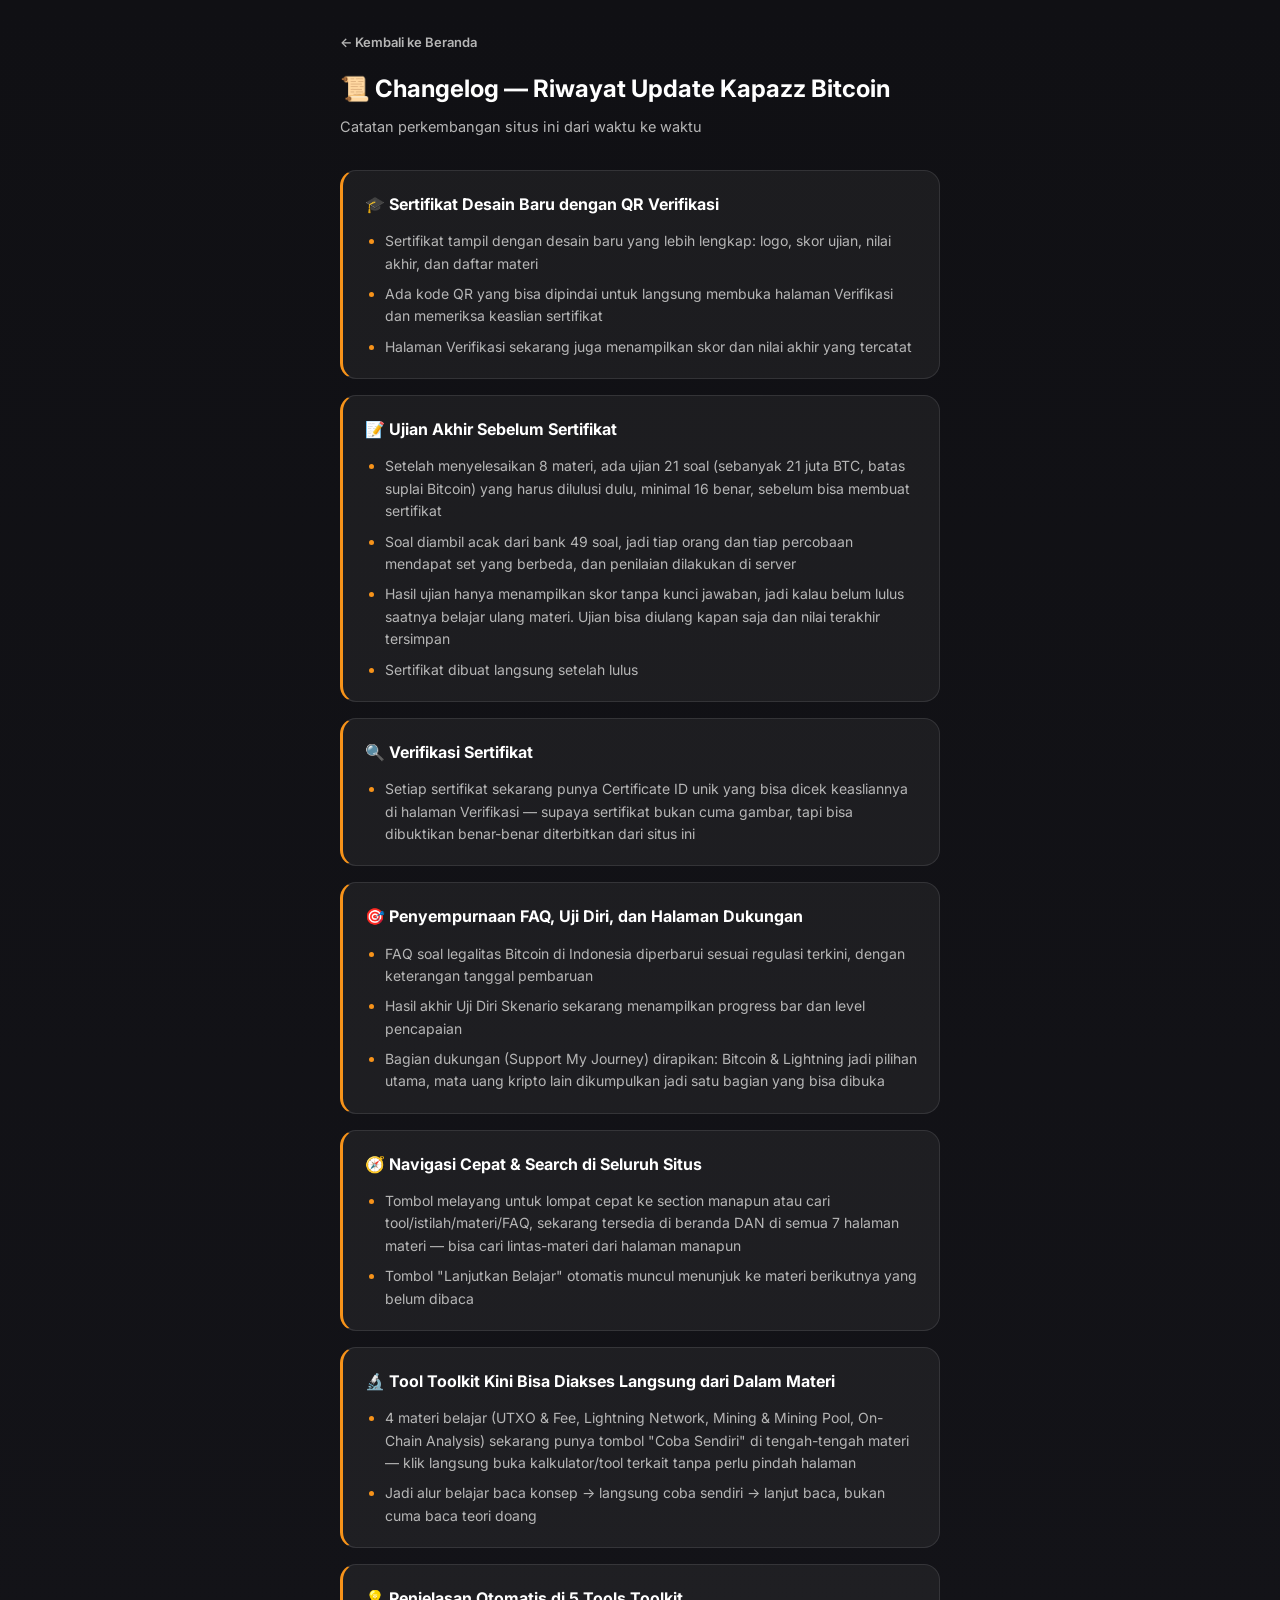
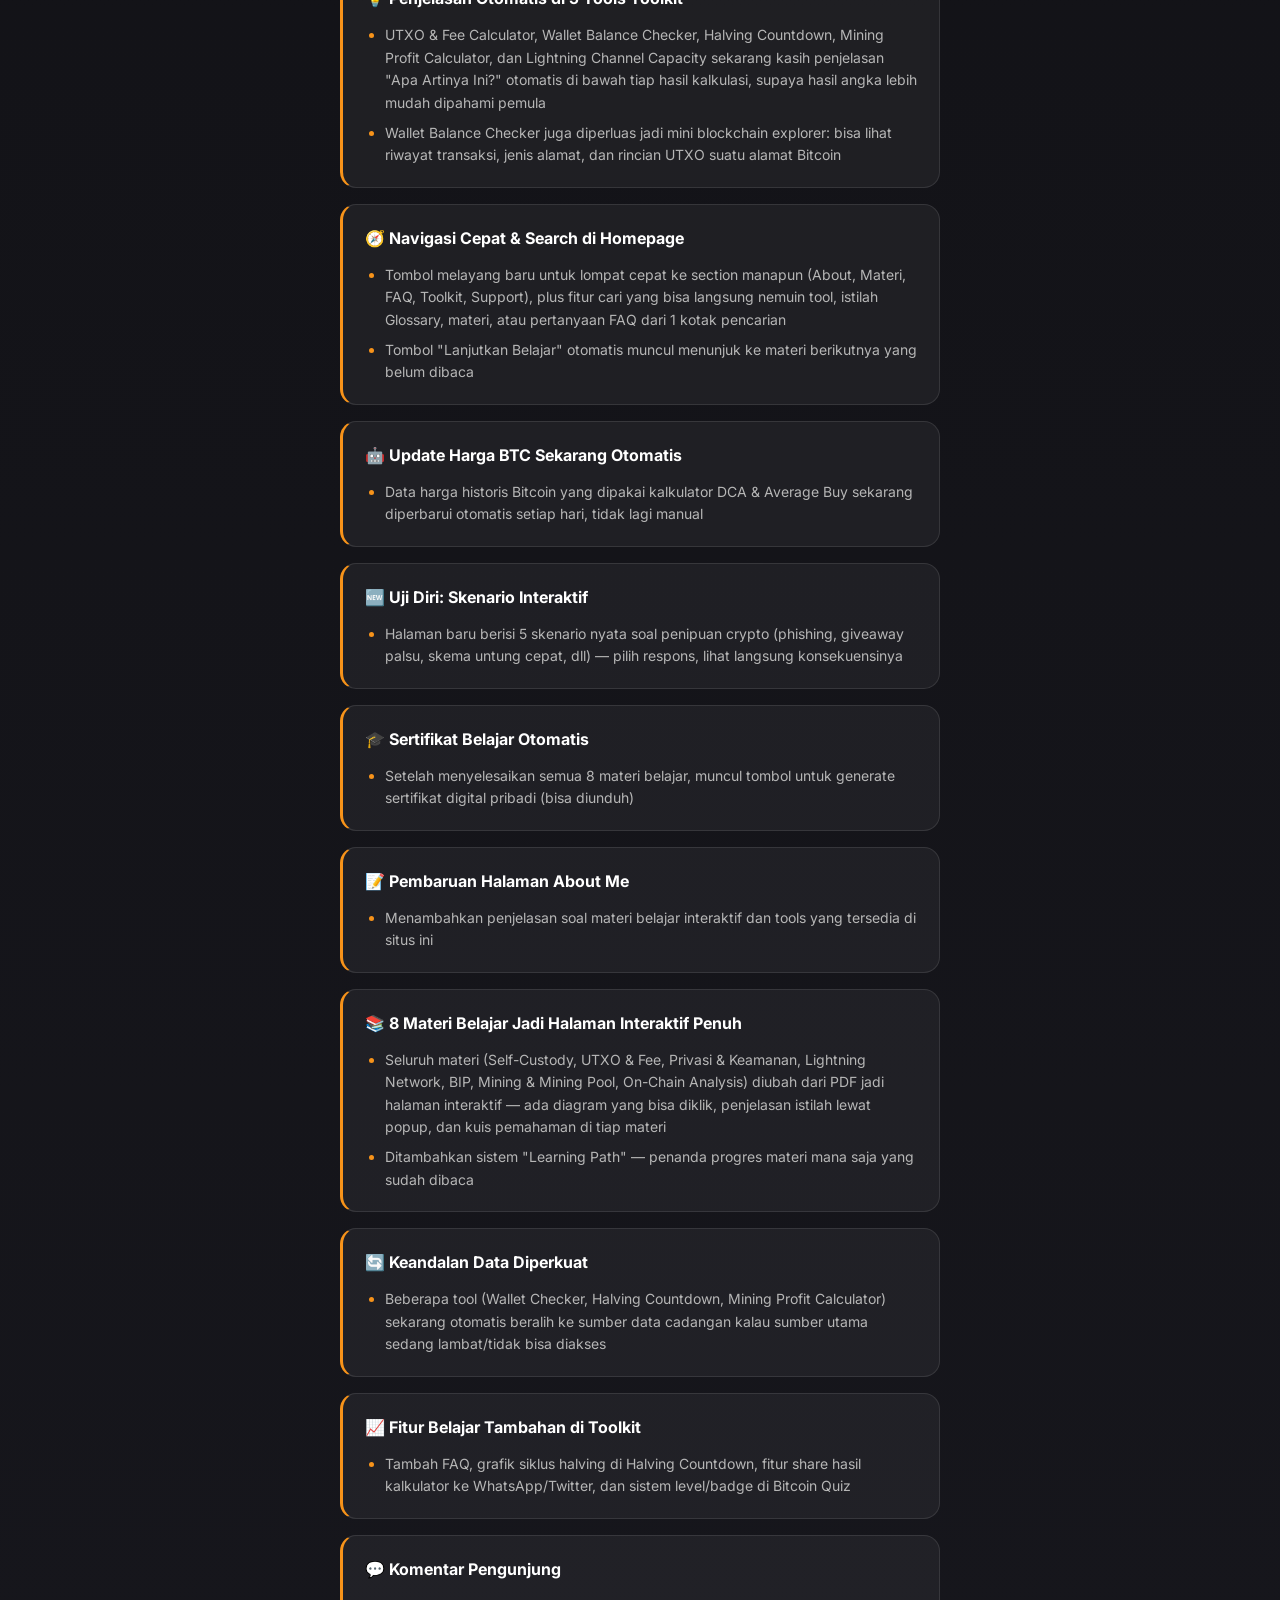
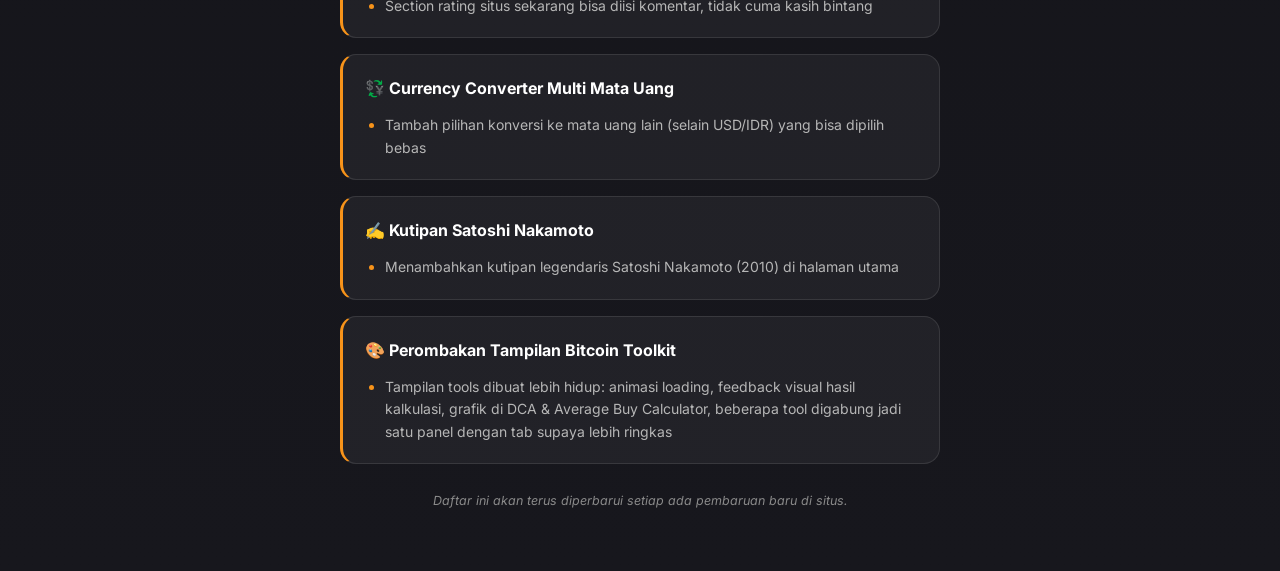
<file: changelog/index.html>
<!DOCTYPE html>
<html lang="id">

<head>
    <meta charset="UTF-8">
    <!-- Google Analytics (GA4) -->
    <script async src="https://www.googletagmanager.com/gtag/js?id=G-H7C1RLHFG2"></script>
    <script>
        window.dataLayer = window.dataLayer || [];
        function gtag() { dataLayer.push(arguments); }
        gtag('js', new Date());
        gtag('config', 'G-H7C1RLHFG2');
    </script>

    <meta name="viewport" content="width=device-width, initial-scale=1.0">
    <title>Changelog — Riwayat Update Kapazz Bitcoin</title>
    <meta name="description" content="Catatan perkembangan situs Kapazz Bitcoin dari waktu ke waktu.">
    <link rel="shortcut icon" href="../assets/icons/favicon.ico">

    <link rel="preconnect" href="https://fonts.googleapis.com">
    <link rel="preconnect" href="https://fonts.gstatic.com" crossorigin>
    <link href="https://fonts.googleapis.com/css2?family=Inter:wght@400;600;700;800&display=swap" rel="stylesheet">

    <link rel="stylesheet" href="style.css">
</head>

<body>

    <div class="changelog-page">

        <header class="changelog-header">
            <a href="../index.html" class="back-btn">← Kembali ke Beranda</a>
            <h1>📜 Changelog — Riwayat Update Kapazz Bitcoin</h1>
            <p class="changelog-subtitle">Catatan perkembangan situs ini dari waktu ke waktu</p>
        </header>

        <main class="changelog-list">

            <div class="changelog-entry">
                <h2>🎓 Sertifikat Desain Baru dengan QR Verifikasi</h2>
                <ul>
                    <li>Sertifikat tampil dengan desain baru yang lebih lengkap: logo, skor ujian, nilai akhir, dan daftar materi</li>
                    <li>Ada kode QR yang bisa dipindai untuk langsung membuka halaman Verifikasi dan memeriksa keaslian sertifikat</li>
                    <li>Halaman Verifikasi sekarang juga menampilkan skor dan nilai akhir yang tercatat</li>
                </ul>
            </div>

            <div class="changelog-entry">
                <h2>📝 Ujian Akhir Sebelum Sertifikat</h2>
                <ul>
                    <li>Setelah menyelesaikan 8 materi, ada ujian 21 soal (sebanyak 21 juta BTC, batas suplai Bitcoin) yang harus dilulusi dulu, minimal 16 benar, sebelum bisa membuat sertifikat</li>
                    <li>Soal diambil acak dari bank 49 soal, jadi tiap orang dan tiap percobaan mendapat set yang berbeda, dan penilaian dilakukan di server</li>
                    <li>Hasil ujian hanya menampilkan skor tanpa kunci jawaban, jadi kalau belum lulus saatnya belajar ulang materi. Ujian bisa diulang kapan saja dan nilai terakhir tersimpan</li>
                    <li>Sertifikat dibuat langsung setelah lulus</li>
                </ul>
            </div>

            <div class="changelog-entry">
                <h2>🔍 Verifikasi Sertifikat</h2>
                <ul>
                    <li>Setiap sertifikat sekarang punya Certificate ID unik yang bisa dicek keasliannya di halaman Verifikasi — supaya sertifikat bukan cuma gambar, tapi bisa dibuktikan benar-benar diterbitkan dari situs ini</li>
                </ul>
            </div>

            <div class="changelog-entry">
                <h2>🎯 Penyempurnaan FAQ, Uji Diri, dan Halaman Dukungan</h2>
                <ul>
                    <li>FAQ soal legalitas Bitcoin di Indonesia diperbarui sesuai regulasi terkini, dengan keterangan tanggal pembaruan</li>
                    <li>Hasil akhir Uji Diri Skenario sekarang menampilkan progress bar dan level pencapaian</li>
                    <li>Bagian dukungan (Support My Journey) dirapikan: Bitcoin & Lightning jadi pilihan utama, mata uang kripto lain dikumpulkan jadi satu bagian yang bisa dibuka</li>
                </ul>
            </div>

            <div class="changelog-entry">
                <h2>🧭 Navigasi Cepat & Search di Seluruh Situs</h2>
                <ul>
                    <li>Tombol melayang untuk lompat cepat ke section manapun atau cari tool/istilah/materi/FAQ, sekarang tersedia di beranda DAN di semua 7 halaman materi — bisa cari lintas-materi dari halaman manapun</li>
                    <li>Tombol "Lanjutkan Belajar" otomatis muncul menunjuk ke materi berikutnya yang belum dibaca</li>
                </ul>
            </div>

            <div class="changelog-entry">
                <h2>🔬 Tool Toolkit Kini Bisa Diakses Langsung dari Dalam Materi</h2>
                <ul>
                    <li>4 materi belajar (UTXO & Fee, Lightning Network, Mining & Mining Pool, On-Chain Analysis)
                        sekarang punya tombol "Coba Sendiri" di tengah-tengah materi — klik langsung buka
                        kalkulator/tool terkait tanpa perlu pindah halaman</li>
                    <li>Jadi alur belajar baca konsep → langsung coba sendiri → lanjut baca, bukan cuma baca teori
                        doang</li>
                </ul>
            </div>

            <div class="changelog-entry">
                <h2>💡 Penjelasan Otomatis di 5 Tools Toolkit</h2>
                <ul>
                    <li>UTXO & Fee Calculator, Wallet Balance Checker, Halving Countdown, Mining Profit Calculator,
                        dan Lightning Channel Capacity sekarang kasih penjelasan "Apa Artinya Ini?" otomatis di
                        bawah tiap hasil kalkulasi, supaya hasil angka lebih mudah dipahami pemula</li>
                    <li>Wallet Balance Checker juga diperluas jadi mini blockchain explorer: bisa lihat riwayat
                        transaksi, jenis alamat, dan rincian UTXO suatu alamat Bitcoin</li>
                </ul>
            </div>

            <div class="changelog-entry">
                <h2>🧭 Navigasi Cepat & Search di Homepage</h2>
                <ul>
                    <li>Tombol melayang baru untuk lompat cepat ke section manapun (About, Materi, FAQ, Toolkit,
                        Support), plus fitur cari yang bisa langsung nemuin tool, istilah Glossary, materi, atau
                        pertanyaan FAQ dari 1 kotak pencarian</li>
                    <li>Tombol "Lanjutkan Belajar" otomatis muncul menunjuk ke materi berikutnya yang belum dibaca
                    </li>
                </ul>
            </div>

            <div class="changelog-entry">
                <h2>🤖 Update Harga BTC Sekarang Otomatis</h2>
                <ul>
                    <li>Data harga historis Bitcoin yang dipakai kalkulator DCA & Average Buy sekarang diperbarui
                        otomatis setiap hari, tidak lagi manual</li>
                </ul>
            </div>

            <div class="changelog-entry">
                <h2>🆕 Uji Diri: Skenario Interaktif</h2>
                <ul>
                    <li>Halaman baru berisi 5 skenario nyata soal penipuan crypto (phishing, giveaway palsu, skema
                        untung cepat, dll) — pilih respons, lihat langsung konsekuensinya</li>
                </ul>
            </div>

            <div class="changelog-entry">
                <h2>🎓 Sertifikat Belajar Otomatis</h2>
                <ul>
                    <li>Setelah menyelesaikan semua 8 materi belajar, muncul tombol untuk generate sertifikat
                        digital pribadi (bisa diunduh)</li>
                </ul>
            </div>

            <div class="changelog-entry">
                <h2>📝 Pembaruan Halaman About Me</h2>
                <ul>
                    <li>Menambahkan penjelasan soal materi belajar interaktif dan tools yang tersedia di situs ini
                    </li>
                </ul>
            </div>

            <div class="changelog-entry">
                <h2>📚 8 Materi Belajar Jadi Halaman Interaktif Penuh</h2>
                <ul>
                    <li>Seluruh materi (Self-Custody, UTXO & Fee, Privasi & Keamanan, Lightning Network, BIP,
                        Mining & Mining Pool, On-Chain Analysis) diubah dari PDF jadi halaman interaktif — ada
                        diagram yang bisa diklik, penjelasan istilah lewat popup, dan kuis pemahaman di tiap materi
                    </li>
                    <li>Ditambahkan sistem "Learning Path" — penanda progres materi mana saja yang sudah dibaca</li>
                </ul>
            </div>

            <div class="changelog-entry">
                <h2>🔄 Keandalan Data Diperkuat</h2>
                <ul>
                    <li>Beberapa tool (Wallet Checker, Halving Countdown, Mining Profit Calculator) sekarang
                        otomatis beralih ke sumber data cadangan kalau sumber utama sedang lambat/tidak bisa
                        diakses</li>
                </ul>
            </div>

            <div class="changelog-entry">
                <h2>📈 Fitur Belajar Tambahan di Toolkit</h2>
                <ul>
                    <li>Tambah FAQ, grafik siklus halving di Halving Countdown, fitur share hasil kalkulator ke
                        WhatsApp/Twitter, dan sistem level/badge di Bitcoin Quiz</li>
                </ul>
            </div>

            <div class="changelog-entry">
                <h2>💬 Komentar Pengunjung</h2>
                <ul>
                    <li>Section rating situs sekarang bisa diisi komentar, tidak cuma kasih bintang</li>
                </ul>
            </div>

            <div class="changelog-entry">
                <h2>💱 Currency Converter Multi Mata Uang</h2>
                <ul>
                    <li>Tambah pilihan konversi ke mata uang lain (selain USD/IDR) yang bisa dipilih bebas</li>
                </ul>
            </div>

            <div class="changelog-entry">
                <h2>✍️ Kutipan Satoshi Nakamoto</h2>
                <ul>
                    <li>Menambahkan kutipan legendaris Satoshi Nakamoto (2010) di halaman utama</li>
                </ul>
            </div>

            <div class="changelog-entry">
                <h2>🎨 Perombakan Tampilan Bitcoin Toolkit</h2>
                <ul>
                    <li>Tampilan tools dibuat lebih hidup: animasi loading, feedback visual hasil kalkulasi, grafik
                        di DCA & Average Buy Calculator, beberapa tool digabung jadi satu panel dengan tab supaya
                        lebih ringkas</li>
                </ul>
            </div>

        </main>

        <p class="changelog-footnote">Daftar ini akan terus diperbarui setiap ada pembaruan baru di situs.</p>

    </div>

</body>

</html>
</file>
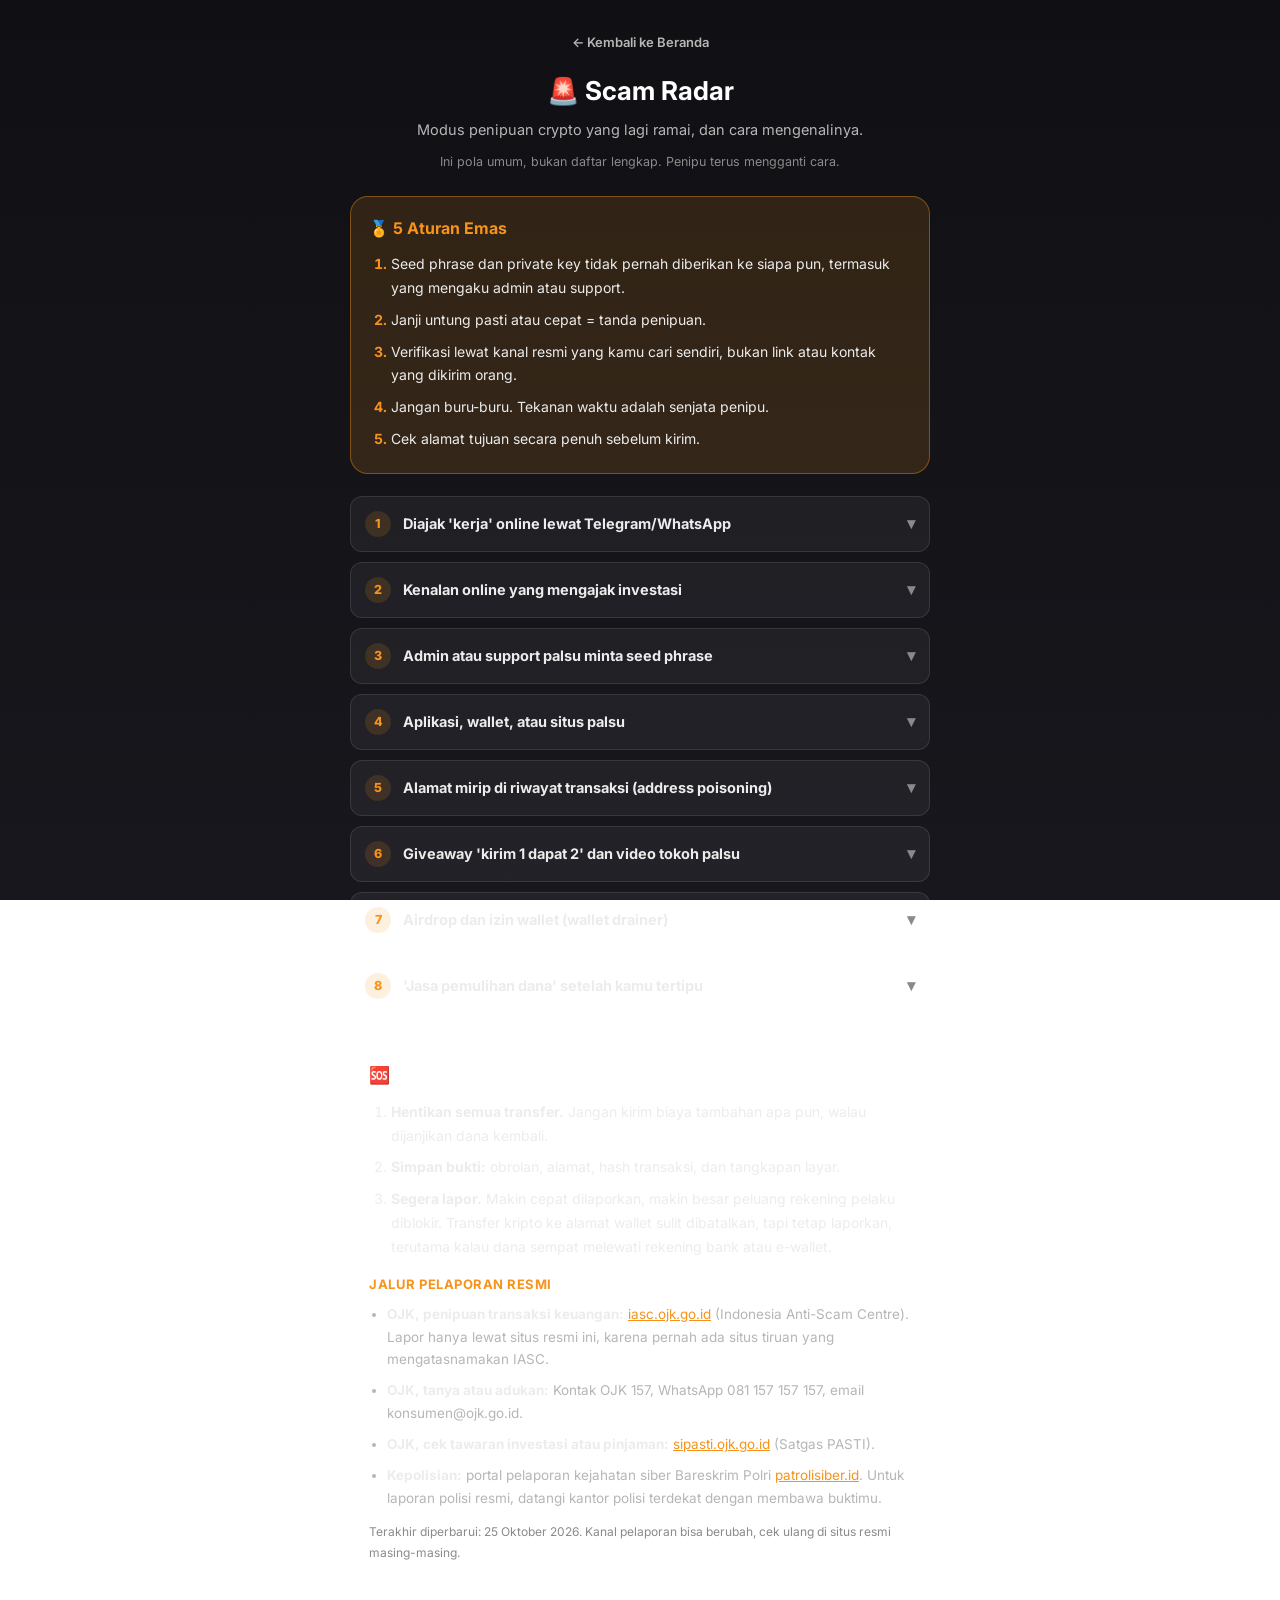
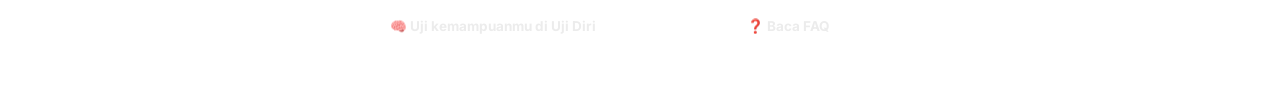
<file: scam-radar/index.html>
<!DOCTYPE html>
<html lang="id">

<head>
    <meta charset="UTF-8">
    <meta name="viewport" content="width=device-width, initial-scale=1.0">
    <!-- Google Analytics (GA4) -->
    <script async src="https://www.googletagmanager.com/gtag/js?id=G-H7C1RLHFG2"></script>
    <script>
        window.dataLayer = window.dataLayer || [];
        function gtag() { dataLayer.push(arguments); }
        gtag('js', new Date());
        gtag('config', 'G-H7C1RLHFG2');
    </script>
    <title>Scam Radar: Modus Penipuan Crypto Terbaru &amp; Cara Mengenalinya | Kapazz Bitcoin</title>
    <meta name="description"
        content="8 modus penipuan crypto yang lagi ramai di Indonesia, dari tugas online sampai wallet drainer, lengkap dengan tanda bahaya, langkah yang perlu dilakukan, dan jalur pelaporan resmi.">
    <link rel="canonical" href="https://kapazz09.github.io/scam-radar/">
    <meta property="og:type" content="website">
    <meta property="og:url" content="https://kapazz09.github.io/scam-radar/">
    <meta property="og:title" content="Scam Radar: Modus Penipuan Crypto Terbaru &amp; Cara Mengenalinya">
    <meta property="og:description"
        content="Kenali 8 modus penipuan crypto yang lagi ramai, tanda bahayanya, dan apa yang perlu dilakukan. Gratis, dari Kapazz Bitcoin.">
    <meta property="og:locale" content="id_ID">
    <link rel="shortcut icon" href="../assets/icons/favicon.ico">

    <link rel="preconnect" href="https://fonts.googleapis.com">
    <link rel="preconnect" href="https://fonts.gstatic.com" crossorigin>
    <link href="https://fonts.googleapis.com/css2?family=Inter:wght@400;600;700;800&display=swap" rel="stylesheet">

    <link rel="stylesheet" href="style.css">
</head>

<body>

    <div class="sr-page">

        <header class="sr-header">
            <a href="../index.html" class="sr-back-btn">&larr; Kembali ke Beranda</a>
            <h1>🚨 Scam Radar</h1>
            <p class="sr-subtitle">Modus penipuan crypto yang lagi ramai, dan cara mengenalinya.</p>
            <p class="sr-note">Ini pola umum, bukan daftar lengkap. Penipu terus mengganti cara.</p>
        </header>

        <section class="sr-rules" aria-labelledby="sr-rules-title">
            <h2 id="sr-rules-title">🏅 5 Aturan Emas</h2>
            <ol>
                <li>Seed phrase dan private key tidak pernah diberikan ke siapa pun, termasuk yang mengaku admin atau support.</li>
                <li>Janji untung pasti atau cepat = tanda penipuan.</li>
                <li>Verifikasi lewat kanal resmi yang kamu cari sendiri, bukan link atau kontak yang dikirim orang.</li>
                <li>Jangan buru-buru. Tekanan waktu adalah senjata penipu.</li>
                <li>Cek alamat tujuan secara penuh sebelum kirim.</li>
            </ol>
        </section>

        <main class="sr-list" id="srList">
            <article class="sr-card" data-item-id="tugas-online">
                <h2 class="sr-card-heading">
                    <button type="button" class="sr-card-head" id="sr-head-tugas-online" aria-expanded="false"
                        aria-controls="sr-panel-tugas-online">
                        <span class="sr-card-num" aria-hidden="true">1</span>
                        <span class="sr-card-title">Diajak 'kerja' online lewat Telegram/WhatsApp</span>
                        <span class="sr-card-chev" aria-hidden="true">&#9662;</span>
                    </button>
                </h2>
                <div class="sr-card-body" id="sr-panel-tugas-online" role="region" aria-labelledby="sr-head-tugas-online" hidden>
                    <div class="sr-sec">
                        <h3>Cara kerjanya</h3>
                        <p>Kamu diajak mengerjakan tugas ringan memakai akun atau platform tertentu, kadang dibayar kecil di awal. Lalu diminta setor dana atau memakai akunmu untuk hal yang tidak kamu pahami.</p>
                    </div>
                    <div class="sr-sec sr-sec--danger">
                        <h3>Tanda bahaya</h3>
                        <ul>
                            <li>Orang asing yang tiba-tiba akrab</li>
                            <li>Upah besar untuk kerja mudah</li>
                            <li>Disuruh setor "deposit" atau "naik level"</li>
                            <li>Akun atau password diminta</li>
                        </ul>
                    </div>
                    <div class="sr-sec sr-sec--do">
                        <h3>Yang perlu dilakukan</h3>
                        <p>Berhenti, jangan setor dana apa pun, jangan serahkan akun. Simpan bukti obrolan.</p>
                    </div>
                </div>
            </article>

            <article class="sr-card" data-item-id="kenalan-investasi">
                <h2 class="sr-card-heading">
                    <button type="button" class="sr-card-head" id="sr-head-kenalan-investasi" aria-expanded="false"
                        aria-controls="sr-panel-kenalan-investasi">
                        <span class="sr-card-num" aria-hidden="true">2</span>
                        <span class="sr-card-title">Kenalan online yang mengajak investasi</span>
                        <span class="sr-card-chev" aria-hidden="true">&#9662;</span>
                    </button>
                </h2>
                <div class="sr-card-body" id="sr-panel-kenalan-investasi" role="region" aria-labelledby="sr-head-kenalan-investasi" hidden>
                    <div class="sr-sec">
                        <h3>Cara kerjanya</h3>
                        <p>Orang yang baru dikenal lewat media sosial atau aplikasi kencan membangun kedekatan berminggu-minggu, lalu mengajak investasi di platform yang katanya menguntungkan. Platformnya palsu.</p>
                    </div>
                    <div class="sr-sec sr-sec--danger">
                        <h3>Tanda bahaya</h3>
                        <ul>
                            <li>Platform yang hanya dikenal lewat ajakan itu</li>
                            <li>Saldo di aplikasi terlihat naik cepat</li>
                            <li>Saat tarik dana diminta bayar "pajak" atau "biaya verifikasi" dulu</li>
                        </ul>
                    </div>
                    <div class="sr-sec sr-sec--do">
                        <h3>Yang perlu dilakukan</h3>
                        <p>Jangan tambah setoran. Biaya untuk menarik dana hampir pasti penipuan. Ceritakan ke orang terdekat yang tepercaya.</p>
                    </div>
                </div>
            </article>

            <article class="sr-card" data-item-id="admin-palsu">
                <h2 class="sr-card-heading">
                    <button type="button" class="sr-card-head" id="sr-head-admin-palsu" aria-expanded="false"
                        aria-controls="sr-panel-admin-palsu">
                        <span class="sr-card-num" aria-hidden="true">3</span>
                        <span class="sr-card-title">Admin atau support palsu minta seed phrase</span>
                        <span class="sr-card-chev" aria-hidden="true">&#9662;</span>
                    </button>
                </h2>
                <div class="sr-card-body" id="sr-panel-admin-palsu" role="region" aria-labelledby="sr-head-admin-palsu" hidden>
                    <div class="sr-sec">
                        <h3>Cara kerjanya</h3>
                        <p>Setelah kamu bertanya di grup atau media sosial, akun yang mengaku admin atau teknisi menghubungimu lewat pesan pribadi dan minta seed phrase untuk "memperbaiki" wallet.</p>
                    </div>
                    <div class="sr-sec sr-sec--danger">
                        <h3>Tanda bahaya</h3>
                        <ul>
                            <li>Dihubungi duluan lewat DM</li>
                            <li>Diminta 12/24 kata</li>
                            <li>Ada kata "verifikasi", "sinkronisasi", atau "wallet terblokir"</li>
                        </ul>
                    </div>
                    <div class="sr-sec sr-sec--do">
                        <h3>Yang perlu dilakukan</h3>
                        <p>Jangan pernah bagikan seed phrase. Support asli tidak pernah memintanya.</p>
                    </div>
                </div>
            </article>

            <article class="sr-card" data-item-id="wallet-situs-palsu">
                <h2 class="sr-card-heading">
                    <button type="button" class="sr-card-head" id="sr-head-wallet-situs-palsu" aria-expanded="false"
                        aria-controls="sr-panel-wallet-situs-palsu">
                        <span class="sr-card-num" aria-hidden="true">4</span>
                        <span class="sr-card-title">Aplikasi, wallet, atau situs palsu</span>
                        <span class="sr-card-chev" aria-hidden="true">&#9662;</span>
                    </button>
                </h2>
                <div class="sr-card-body" id="sr-panel-wallet-situs-palsu" role="region" aria-labelledby="sr-head-wallet-situs-palsu" hidden>
                    <div class="sr-sec">
                        <h3>Cara kerjanya</h3>
                        <p>Iklan atau link menuju situs mirip wallet atau exchange asli, atau perangkat dan aplikasi palsu yang mencuri seed phrase saat kamu memasukkannya.</p>
                    </div>
                    <div class="sr-sec sr-sec--danger">
                        <h3>Tanda bahaya</h3>
                        <ul>
                            <li>Alamat situs hampir sama tapi beda huruf</li>
                            <li>Meminta seed phrase saat "login"</li>
                            <li>Hardware wallet dari penjual tidak resmi atau sudah ada kartu seed tercetak</li>
                        </ul>
                    </div>
                    <div class="sr-sec sr-sec--do">
                        <h3>Yang perlu dilakukan</h3>
                        <p>Buka situs dari bookmark atau alamat resmi yang kamu catat sendiri. Beli perangkat hanya dari toko resmi produsen.</p>
                    </div>
                </div>
            </article>

            <article class="sr-card" data-item-id="address-poisoning">
                <h2 class="sr-card-heading">
                    <button type="button" class="sr-card-head" id="sr-head-address-poisoning" aria-expanded="false"
                        aria-controls="sr-panel-address-poisoning">
                        <span class="sr-card-num" aria-hidden="true">5</span>
                        <span class="sr-card-title">Alamat mirip di riwayat transaksi (address poisoning)</span>
                        <span class="sr-card-chev" aria-hidden="true">&#9662;</span>
                    </button>
                </h2>
                <div class="sr-card-body" id="sr-panel-address-poisoning" role="region" aria-labelledby="sr-head-address-poisoning" hidden>
                    <div class="sr-sec">
                        <h3>Cara kerjanya</h3>
                        <p>Penipu mengirim nominal kecil dari alamat yang awal dan akhirnya mirip alamat tujuanmu, berharap kamu menyalinnya dari riwayat transaksi.</p>
                    </div>
                    <div class="sr-sec sr-sec--danger">
                        <h3>Tanda bahaya</h3>
                        <ul>
                            <li>Ada transaksi masuk kecil yang tidak kamu kenal</li>
                            <li>Alamat yang disalin dari riwayat</li>
                        </ul>
                    </div>
                    <div class="sr-sec sr-sec--do">
                        <h3>Yang perlu dilakukan</h3>
                        <p>Selalu cek alamat penuh, bukan hanya awal dan akhir. Simpan alamat penting di buku alamat sendiri. Kirim nominal kecil dulu untuk tes.</p>
                    </div>
                </div>
            </article>

            <article class="sr-card" data-item-id="giveaway-deepfake">
                <h2 class="sr-card-heading">
                    <button type="button" class="sr-card-head" id="sr-head-giveaway-deepfake" aria-expanded="false"
                        aria-controls="sr-panel-giveaway-deepfake">
                        <span class="sr-card-num" aria-hidden="true">6</span>
                        <span class="sr-card-title">Giveaway 'kirim 1 dapat 2' dan video tokoh palsu</span>
                        <span class="sr-card-chev" aria-hidden="true">&#9662;</span>
                    </button>
                </h2>
                <div class="sr-card-body" id="sr-panel-giveaway-deepfake" role="region" aria-labelledby="sr-head-giveaway-deepfake" hidden>
                    <div class="sr-sec">
                        <h3>Cara kerjanya</h3>
                        <p>Video atau akun yang mengaku tokoh terkenal menjanjikan kamu akan dapat lipat ganda kalau mengirim crypto ke sebuah alamat. Video bisa hasil rekayasa AI.</p>
                    </div>
                    <div class="sr-sec sr-sec--danger">
                        <h3>Tanda bahaya</h3>
                        <ul>
                            <li>Janji lipat ganda</li>
                            <li>Alamat tujuan dipajang di video atau komentar</li>
                            <li>Batas waktu singkat</li>
                        </ul>
                    </div>
                    <div class="sr-sec sr-sec--do">
                        <h3>Yang perlu dilakukan</h3>
                        <p>Tidak ada giveaway resmi yang meminta kamu kirim dana lebih dulu. Cek akun resmi tokoh tersebut.</p>
                    </div>
                </div>
            </article>

            <article class="sr-card" data-item-id="airdrop-drainer">
                <h2 class="sr-card-heading">
                    <button type="button" class="sr-card-head" id="sr-head-airdrop-drainer" aria-expanded="false"
                        aria-controls="sr-panel-airdrop-drainer">
                        <span class="sr-card-num" aria-hidden="true">7</span>
                        <span class="sr-card-title">Airdrop dan izin wallet (wallet drainer)</span>
                        <span class="sr-card-chev" aria-hidden="true">&#9662;</span>
                    </button>
                </h2>
                <div class="sr-card-body" id="sr-panel-airdrop-drainer" role="region" aria-labelledby="sr-head-airdrop-drainer" hidden>
                    <div class="sr-sec">
                        <h3>Cara kerjanya</h3>
                        <p>Situs "airdrop" atau "klaim hadiah" meminta kamu menghubungkan wallet dan menyetujui izin. Izin itu dipakai untuk mengosongkan isi wallet.</p>
                    </div>
                    <div class="sr-sec sr-sec--danger">
                        <h3>Tanda bahaya</h3>
                        <ul>
                            <li>Hadiah yang tidak pernah kamu daftar</li>
                            <li>Tombol "Connect Wallet" lalu minta tanda tangan yang tidak kamu pahami</li>
                        </ul>
                    </div>
                    <div class="sr-sec sr-sec--do">
                        <h3>Yang perlu dilakukan</h3>
                        <p>Jangan tanda tangan sesuatu yang tidak kamu mengerti. Pakai wallet terpisah berisi saldo kecil untuk mencoba hal baru.</p>
                    </div>
                </div>
            </article>

            <article class="sr-card" data-item-id="jasa-recovery">
                <h2 class="sr-card-heading">
                    <button type="button" class="sr-card-head" id="sr-head-jasa-recovery" aria-expanded="false"
                        aria-controls="sr-panel-jasa-recovery">
                        <span class="sr-card-num" aria-hidden="true">8</span>
                        <span class="sr-card-title">'Jasa pemulihan dana' setelah kamu tertipu</span>
                        <span class="sr-card-chev" aria-hidden="true">&#9662;</span>
                    </button>
                </h2>
                <div class="sr-card-body" id="sr-panel-jasa-recovery" role="region" aria-labelledby="sr-head-jasa-recovery" hidden>
                    <div class="sr-sec">
                        <h3>Cara kerjanya</h3>
                        <p>Setelah tertipu, kamu dihubungi atau menemukan iklan jasa yang mengaku bisa mengembalikan dana dengan biaya di muka. Itu penipuan kedua.</p>
                    </div>
                    <div class="sr-sec sr-sec--danger">
                        <h3>Tanda bahaya</h3>
                        <ul>
                            <li>Menjamin dana kembali</li>
                            <li>Minta biaya dulu</li>
                            <li>Menghubungimu duluan</li>
                        </ul>
                    </div>
                    <div class="sr-sec sr-sec--do">
                        <h3>Yang perlu dilakukan</h3>
                        <p>Jangan bayar siapa pun yang menjamin dana kembali. Lapor ke jalur resmi di bawah.</p>
                    </div>
                </div>
            </article>

        </main>

        <section class="sr-after" aria-labelledby="sr-after-title">
            <h2 id="sr-after-title">🆘 Kalau sudah terlanjur</h2>
            <ol class="sr-after-steps">
                <li><strong>Hentikan semua transfer.</strong> Jangan kirim biaya tambahan apa pun, walau dijanjikan dana kembali.</li>
                <li><strong>Simpan bukti:</strong> obrolan, alamat, hash transaksi, dan tangkapan layar.</li>
                <li><strong>Segera lapor.</strong> Makin cepat dilaporkan, makin besar peluang rekening pelaku diblokir. Transfer kripto ke alamat wallet sulit dibatalkan, tapi tetap laporkan, terutama kalau dana sempat melewati rekening bank atau e-wallet.</li>
            </ol>

            <h3 class="sr-after-sub">Jalur pelaporan resmi</h3>
            <ul class="sr-channels">
                <li><strong>OJK, penipuan transaksi keuangan:</strong>
                    <a href="https://iasc.ojk.go.id" target="_blank" rel="noopener noreferrer">iasc.ojk.go.id</a>
                    (Indonesia Anti-Scam Centre). Lapor hanya lewat situs resmi ini, karena pernah ada situs tiruan yang mengatasnamakan IASC.</li>
                <li><strong>OJK, tanya atau adukan:</strong> Kontak OJK 157, WhatsApp 081 157 157 157, email konsumen@ojk.go.id.</li>
                <li><strong>OJK, cek tawaran investasi atau pinjaman:</strong>
                    <a href="https://sipasti.ojk.go.id" target="_blank" rel="noopener noreferrer">sipasti.ojk.go.id</a>
                    (Satgas PASTI).</li>
                <li><strong>Kepolisian:</strong> portal pelaporan kejahatan siber Bareskrim Polri
                    <a href="https://patrolisiber.id" target="_blank" rel="noopener noreferrer">patrolisiber.id</a>.
                    Untuk laporan polisi resmi, datangi kantor polisi terdekat dengan membawa buktimu.</li>
            </ul>
            <p class="sr-updated">Terakhir diperbarui: 25 Oktober 2026. Kanal pelaporan bisa berubah, cek ulang di situs resmi masing-masing.</p>
        </section>

        <nav class="sr-cross" aria-label="Halaman terkait">
            <a href="../uji-diri/index.html" class="sr-cross-link">🧠 Uji kemampuanmu di Uji Diri</a>
            <a href="../index.html#faq" class="sr-cross-link">❓ Baca FAQ</a>
        </nav>

    </div>

    <script src="script.js"></script>
</body>

</html>
</file>
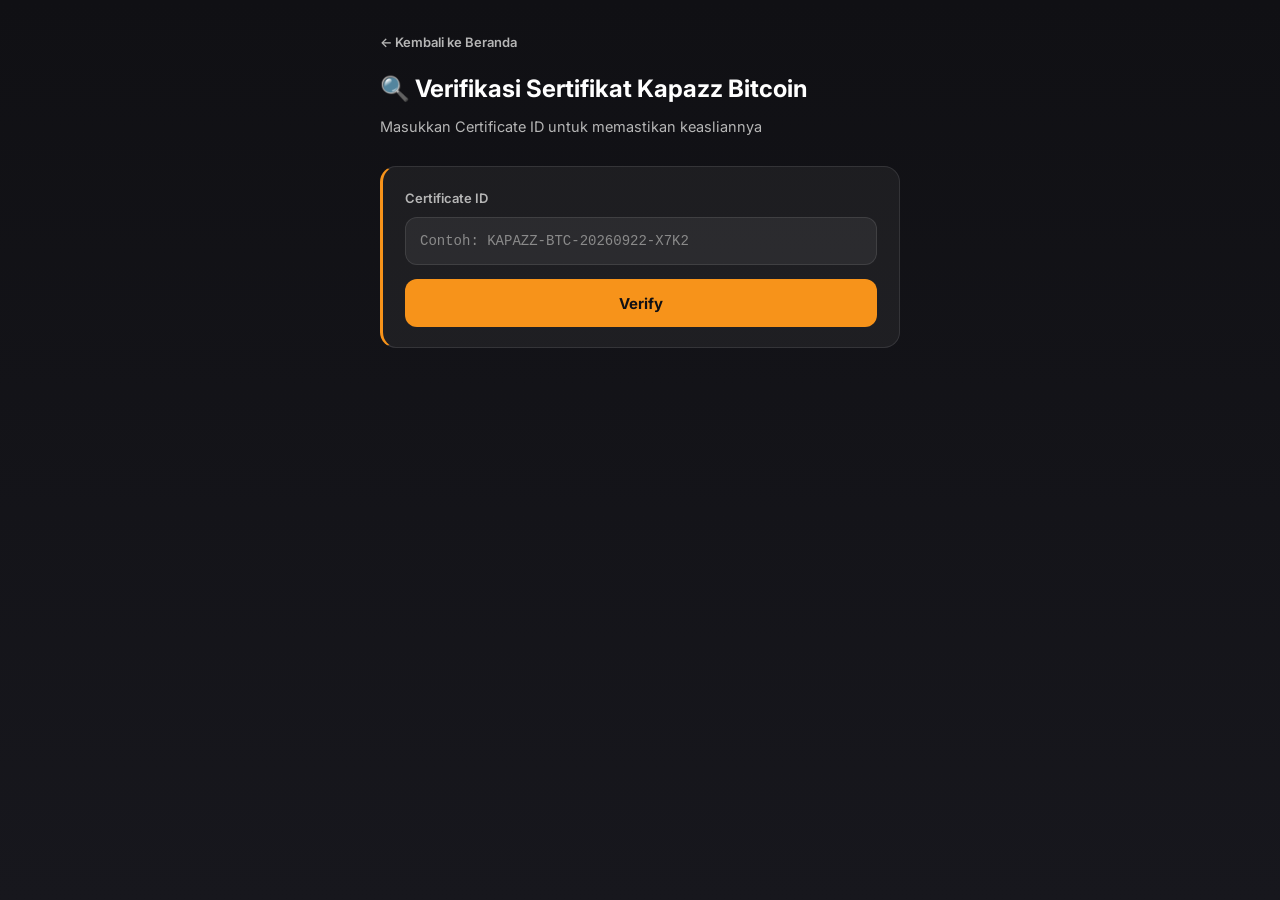
<file: verify/index.html>
<!DOCTYPE html>
<html lang="id">

<head>
    <meta charset="UTF-8">
    <!-- Google Analytics (GA4) -->
    <script async src="https://www.googletagmanager.com/gtag/js?id=G-H7C1RLHFG2"></script>
    <script>
        window.dataLayer = window.dataLayer || [];
        function gtag() { dataLayer.push(arguments); }
        gtag('js', new Date());
        // Halaman ini dibuka dari QR dengan ?id=<Certificate ID>. GA otomatis mengirim URL lengkap,
        // jadi kirim URL TANPA query supaya Certificate ID tidak ikut terkirim.
        gtag('config', 'G-H7C1RLHFG2', { page_location: window.location.origin + window.location.pathname });
    </script>

    <meta name="viewport" content="width=device-width, initial-scale=1.0">
    <title>Verifikasi Sertifikat — Kapazz Bitcoin</title>
    <meta name="description" content="Verifikasi keaslian Sertifikat Belajar Kapazz Bitcoin dengan Certificate ID.">
    <link rel="shortcut icon" href="../assets/icons/favicon.ico">

    <link rel="preconnect" href="https://fonts.googleapis.com">
    <link rel="preconnect" href="https://fonts.gstatic.com" crossorigin>
    <link href="https://fonts.googleapis.com/css2?family=Inter:wght@400;600;700;800&display=swap" rel="stylesheet">

    <link rel="stylesheet" href="style.css">
</head>

<body>

    <div class="verify-page">

        <header class="verify-header">
            <a href="../index.html" class="back-btn">← Kembali ke Beranda</a>
            <h1>🔍 Verifikasi Sertifikat Kapazz Bitcoin</h1>
            <p class="verify-subtitle">Masukkan Certificate ID untuk memastikan keasliannya</p>
        </header>

        <main>
            <div class="verify-card">
                <label for="certIdInput" class="verify-label">Certificate ID</label>
                <input type="text" id="certIdInput" class="verify-input" placeholder="Contoh: KAPAZZ-BTC-20260922-X7K2"
                    autocomplete="off" autocapitalize="characters" autocorrect="off" spellcheck="false" maxlength="40">
                <button type="button" id="verifyBtn" class="verify-btn">Verify</button>
            </div>

            <div id="verifyResult" class="verify-result" aria-live="polite" style="display:none;"></div>

            <!-- Sertifikat digambar ulang dari data yang tercatat (hanya muncul setelah tombol "Lihat Sertifikat") -->
            <div id="certPreview" class="verify-cert" style="display:none;">
                <canvas id="certPreviewCanvas" width="1478" height="1064" aria-label="Pratinjau sertifikat"></canvas>
                <p class="verify-cert-note">Sertifikat digambar ulang dari data yang tercatat di server.</p>
                <button type="button" id="certDownloadBtn" class="verify-download-btn">⬇️ Download Sertifikat</button>
            </div>
        </main>

    </div>

    <script>
        // Web App Apps Script yang SAMA dengan rating & komentar (lihat RATING_API_URL di js/ratings.js).
        // Kalau URL deploy Web App berubah, ubah di sini DAN di js/ratings.js.
        var VERIFY_API_URL = "https://script.google.com/macros/s/AKfycbyDNTDrhLTfLINt4c4t1EU1ox5wZEKpDrPWEn5gsLn4pgAQMP8o2qRwIIQ2YcRqZTQ/exec";
        var CERT_ID_PATTERN = /^KAPAZZ-BTC-\d{8}-[A-Z0-9]{4}$/;

        var input = document.getElementById("certIdInput");
        var btn = document.getElementById("verifyBtn");
        var box = document.getElementById("verifyResult");

        function clearBox() {
            while (box.firstChild) box.removeChild(box.firstChild);
        }

        function addLine(parent, className, text) {
            var el = document.createElement("p");
            el.className = className;
            el.textContent = text;
            parent.appendChild(el);
            return el;
        }

        function showMessage(text) {
            clearBox();
            hideCertPreview();
            box.className = "verify-result verify-result--neutral";
            addLine(box, "verify-msg", text);
            box.style.display = "block";
        }

        function showFound(data, id) {
            clearBox();
            hideCertPreview();
            box.className = "verify-result verify-result--found";
            addLine(box, "verify-found-title", "✓ Certificate ditemukan");
            addLine(box, "verify-found-label", "Diberikan kepada");
            addLine(box, "verify-found-name", data.nama || "-");
            addLine(box, "verify-found-line", "✓ Telah menyelesaikan " + (Number(data.jumlahModul) || 8) + " modul");
            // Skor ujian & nilai akhir (sertifikat lama tidak punya skor -> baris ini dilewati)
            if (typeof data.skor === "number") {
                var nilai = (typeof data.nilaiAkhir === "number") ? data.nilaiAkhir : (data.skor / 21 * 100);
                addLine(box, "verify-found-line", "✓ Skor ujian " + data.skor + "/21 · Nilai akhir " + nilai.toFixed(1));
            }
            addLine(box, "verify-found-date", "Tanggal terbit: " + (data.tanggalTerbit || "-"));

            // Tombol hanya untuk sertifikat yang punya skor (desain baru butuh skor & nilai akhir)
            if (typeof data.skor === "number") {
                var viewBtn = document.createElement("button");
                viewBtn.type = "button";
                viewBtn.className = "verify-view-btn";
                viewBtn.textContent = "🖼️ Lihat Sertifikat";
                var errLine = addLine(box, "verify-cert-error", "");
                errLine.style.display = "none";
                viewBtn.addEventListener("click", function () { openCertificate(data, id, viewBtn, errLine); });
                box.insertBefore(viewBtn, errLine);
            }
            box.style.display = "block";
        }

        // ---------- LIHAT / UNDUH ULANG SERTIFIKAT ----------
        // Bukan sertifikat baru: gambar dibuat ulang dari data yang tercatat di server
        // (ID, nama, tanggal, skor sama persis). Library QR, template, dan font baru dimuat
        // saat tombol ditekan supaya halaman ini tetap ringan saat QR di-scan.
        var loadedScripts = {};

        function loadScriptOnce(src) {
            return new Promise(function (resolve, reject) {
                if (loadedScripts[src]) { resolve(); return; }
                var el = document.createElement("script");
                el.src = src;
                el.onload = function () { loadedScripts[src] = true; resolve(); };
                el.onerror = function () { el.remove(); reject(new Error("script")); };
                document.head.appendChild(el);
            });
        }

        function loadCertificateTools() {
            return loadScriptOnce("../js/vendor/qrcode.js")
                .then(function () { return loadScriptOnce("../js/certificate.js"); })
                .then(function () { return loadCertificateAssets(); });
        }

        function hideCertPreview() {
            var preview = document.getElementById("certPreview");
            if (preview) preview.style.display = "none";
        }

        function openCertificate(data, id, viewBtn, errLine) {
            viewBtn.disabled = true;
            viewBtn.textContent = "Memuat sertifikat...";
            errLine.style.display = "none";

            loadCertificateTools().then(function () {
                var canvas = document.getElementById("certPreviewCanvas");
                drawCertificate(canvas, data.nama, data.tanggalTerbit, id, data.skor);

                var downloadBtn = document.getElementById("certDownloadBtn");
                downloadBtn.onclick = function () {
                    var safeName = String(data.nama).replace(/[^a-zA-Z0-9\u00C0-\u00FF]/g, "") || "saya";
                    var link = document.createElement("a");
                    link.download = "sertifikat-kapazz-bitcoin-" + safeName + ".png";
                    link.href = canvas.toDataURL("image/png");
                    link.click();
                };

                var preview = document.getElementById("certPreview");
                preview.style.display = "block";
                viewBtn.disabled = false;
                viewBtn.textContent = "🖼️ Lihat Sertifikat";
                preview.scrollIntoView({ behavior: "smooth", block: "start" });
            }, function () {
                viewBtn.disabled = false;
                viewBtn.textContent = "🔄 Coba Lagi";
                errLine.textContent = "Gagal memuat desain sertifikat. Periksa koneksi internetmu lalu tekan \"Coba Lagi\".";
                errLine.style.display = "block";
            });
        }

        function setBusy(isBusy) {
            btn.disabled = isBusy;
            btn.textContent = isBusy ? "Memeriksa..." : "Verify";
        }

        function verifyCertificate() {
            var id = input.value.replace(/\s+/g, "").toUpperCase();
            input.value = id;

            if (!id) {
                showMessage("Masukkan Certificate ID dulu.");
                return;
            }
            if (!CERT_ID_PATTERN.test(id)) {
                showMessage("Certificate ID tidak ditemukan. Periksa kembali ID yang kamu masukkan.");
                return;
            }

            hideCertPreview();
            setBusy(true);
            var controller = (typeof AbortController !== "undefined") ? new AbortController() : null;
            var timer = controller ? setTimeout(function () { controller.abort(); }, 20000) : null;

            fetch(VERIFY_API_URL + "?action=verifyCertificate&id=" + encodeURIComponent(id),
                controller ? { signal: controller.signal } : undefined)
                .then(function (res) { return res.json(); })
                .then(function (data) {
                    if (data && data.found === true) {
                        showFound(data, id);
                    } else {
                        showMessage("Certificate ID tidak ditemukan. Periksa kembali ID yang kamu masukkan.");
                    }
                })
                .catch(function () {
                    showMessage("Gagal menghubungi server. Periksa koneksi internetmu lalu coba lagi.");
                })
                .then(function () {
                    if (timer) clearTimeout(timer);
                    setBusy(false);
                });
        }

        btn.addEventListener("click", verifyCertificate);
        input.addEventListener("keydown", function (e) {
            if (e.key === "Enter") verifyCertificate();
        });

        // Dibuka dari QR / link verifikasi (?id=...): isi otomatis dan langsung verifikasi.
        // Tanpa parameter id, perilaku lama (input manual) tetap.
        (function () {
            var params;
            try { params = new URLSearchParams(window.location.search); } catch (e) { return; }
            var fromUrl = (params.get("id") || "").replace(/\s+/g, "").toUpperCase();
            if (fromUrl) {
                input.value = fromUrl;
                verifyCertificate();
            }
        })();
    </script>

</body>

</html>
</file>
<file: changelog/style.css>
/* ==================================================
   KAPAZZ BITCOIN — CHANGELOG
   Halaman berdiri sendiri, mandiri (tidak bergantung file
   di folder lain). Tema mengikuti gaya dark + oranye #f7931a
   yang sudah dipakai di seluruh situs.
   ================================================== */

:root {
    --cl-orange: #f7931a;
    --cl-orange-light: #ffb347;
    --cl-orange-soft: rgba(247, 147, 26, 0.1);

    --cl-bg: #101014;
    --cl-bg-alt: #17171d;
    --cl-card: rgba(255, 255, 255, 0.05);
    --cl-card-border: rgba(255, 255, 255, 0.1);

    --cl-text: #ececec;
    --cl-text-dim: #b6b6b6;
    --cl-text-faint: #8a8a8a;

    --cl-font: 'Inter', Arial, sans-serif;
    --cl-radius: 16px;
}

* {
    box-sizing: border-box;
}

body {
    margin: 0;
    background: linear-gradient(180deg, var(--cl-bg) 0%, var(--cl-bg-alt) 100%);
    color: var(--cl-text);
    font-family: var(--cl-font);
    line-height: 1.7;
    -webkit-font-smoothing: antialiased;
}

.changelog-page {
    max-width: 640px;
    margin: 0 auto;
    padding: 28px 20px 60px 20px;
}

@media (max-width: 480px) {
    .changelog-page {
        padding: 20px 14px 48px 14px;
    }
}

/* ---------- HEADER ---------- */
.changelog-header {
    margin-bottom: 30px;
}

.back-btn {
    display: inline-block;
    color: var(--cl-text-dim);
    text-decoration: none;
    font-size: 13px;
    font-weight: 600;
    margin-bottom: 20px;
    transition: color 0.2s ease;
}

.back-btn:hover {
    color: var(--cl-orange);
}

.changelog-header h1 {
    font-size: 24px;
    line-height: 1.35;
    margin: 0 0 10px 0;
    color: #fff;
}

@media (max-width: 480px) {
    .changelog-header h1 {
        font-size: 20px;
    }
}

.changelog-subtitle {
    font-size: 14.5px;
    color: var(--cl-text-dim);
    margin: 0;
}

/* ---------- DAFTAR ENTRY ---------- */
.changelog-list {
    display: flex;
    flex-direction: column;
    gap: 16px;
}

.changelog-entry {
    background: var(--cl-card);
    border: 1px solid var(--cl-card-border);
    border-left: 3px solid var(--cl-orange);
    border-radius: var(--cl-radius);
    padding: 20px 22px;
}

@media (max-width: 480px) {
    .changelog-entry {
        padding: 16px 18px;
    }
}

.changelog-entry h2 {
    font-size: 16px;
    color: #fff;
    margin: 0 0 12px 0;
}

.changelog-entry ul {
    margin: 0;
    padding-left: 20px;
}

.changelog-entry li {
    font-size: 14px;
    color: var(--cl-text-dim);
    line-height: 1.6;
    margin-bottom: 8px;
}

.changelog-entry li:last-child {
    margin-bottom: 0;
}

.changelog-entry li::marker {
    color: var(--cl-orange);
}

/* ---------- CATATAN PENUTUP ---------- */
.changelog-footnote {
    text-align: center;
    font-size: 12.5px;
    color: var(--cl-text-faint);
    margin: 26px 0 0 0;
    font-style: italic;
}
</file>
<file: scam-radar/style.css>
/* ==================================================
   KAPAZZ BITCOIN - SCAM RADAR
   Halaman berdiri sendiri, mandiri (tidak bergantung file
   di folder lain). Tema mengikuti gaya dark + oranye #f7931a
   yang sama dengan halaman Uji Diri dan seluruh situs.
   ================================================== */

:root {
    --sr-orange: #f7931a;
    --sr-orange-soft: rgba(247, 147, 26, 0.14);
    --sr-green: #4caf7d;
    --sr-green-soft: rgba(76, 175, 125, 0.14);
    --sr-red: #e05d5d;
    --sr-red-soft: rgba(224, 93, 93, 0.14);

    --sr-bg: #101014;
    --sr-bg-alt: #17171d;
    --sr-card: rgba(255, 255, 255, 0.05);
    --sr-card-border: rgba(255, 255, 255, 0.1);

    --sr-text: #ececec;
    --sr-text-dim: #b6b6b6;
    --sr-text-faint: #8a8a8a;

    --sr-font: 'Inter', Arial, sans-serif;
    --sr-radius: 18px;
    --sr-radius-sm: 12px;
}

* {
    box-sizing: border-box;
}

body {
    margin: 0;
    background: linear-gradient(180deg, var(--sr-bg) 0%, var(--sr-bg-alt) 100%);
    background-attachment: fixed;
    color: var(--sr-text);
    font-family: var(--sr-font);
    line-height: 1.7;
    -webkit-font-smoothing: antialiased;
    overflow-x: hidden;
}

.sr-page {
    max-width: 620px;
    margin: 0 auto;
    padding: 28px 20px 60px 20px;
}

@media (max-width: 480px) {
    .sr-page {
        padding: 20px 14px 48px 14px;
    }
}

/* ---------- HEADER ---------- */
.sr-header {
    text-align: center;
    margin-bottom: 24px;
}

.sr-back-btn {
    display: inline-flex;
    align-items: center;
    gap: 6px;
    color: var(--sr-text-dim);
    text-decoration: none;
    font-size: 13px;
    font-weight: 600;
    margin-bottom: 20px;
    transition: color 0.2s ease;
}

.sr-back-btn:hover {
    color: var(--sr-orange);
}

.sr-header h1 {
    font-size: 26px;
    line-height: 1.35;
    margin: 0 0 10px 0;
    color: #fff;
}

.sr-subtitle {
    font-size: 14.5px;
    color: var(--sr-text-dim);
    margin: 0 0 8px 0;
}

.sr-note {
    font-size: 12.5px;
    color: var(--sr-text-faint);
    margin: 0;
}

@media (max-width: 480px) {
    .sr-header h1 {
        font-size: 22px;
    }
}

/* ---------- 5 ATURAN EMAS ---------- */
.sr-rules {
    background: var(--sr-orange-soft);
    border: 1px solid rgba(247, 147, 26, 0.4);
    border-radius: var(--sr-radius);
    padding: 18px 18px 14px 18px;
    margin-bottom: 22px;
}

.sr-rules h2 {
    font-size: 16px;
    margin: 0 0 10px 0;
    color: var(--sr-orange);
}

.sr-rules ol {
    margin: 0;
    padding-left: 22px;
    font-size: 14px;
    color: var(--sr-text);
}

.sr-rules li {
    margin-bottom: 8px;
}

.sr-rules li::marker {
    color: var(--sr-orange);
    font-weight: 700;
}

/* ---------- KARTU MODUS (ACCORDION) ---------- */
.sr-list {
    display: flex;
    flex-direction: column;
    gap: 10px;
    margin-bottom: 28px;
}

.sr-card {
    background: var(--sr-card);
    border: 1px solid var(--sr-card-border);
    border-radius: var(--sr-radius-sm);
    overflow: hidden;
}

.sr-card.open {
    border-color: rgba(247, 147, 26, 0.5);
}

.sr-card-heading {
    margin: 0;
    font-size: inherit;
}

.sr-card-head {
    display: flex;
    align-items: center;
    gap: 12px;
    width: 100%;
    padding: 14px 14px;
    background: transparent;
    border: 0;
    color: var(--sr-text);
    font-family: inherit;
    font-size: 14.5px;
    font-weight: 700;
    line-height: 1.45;
    text-align: left;
    cursor: pointer;
    -webkit-tap-highlight-color: transparent;
}

.sr-card-head:focus-visible {
    outline: 2px solid var(--sr-orange);
    outline-offset: -2px;
}

.sr-card-num {
    flex: 0 0 auto;
    display: inline-flex;
    align-items: center;
    justify-content: center;
    width: 26px;
    height: 26px;
    border-radius: 50%;
    background: var(--sr-orange-soft);
    color: var(--sr-orange);
    font-size: 12.5px;
    font-weight: 800;
}

.sr-card-title {
    flex: 1 1 auto;
    min-width: 0;
}

.sr-card-chev {
    flex: 0 0 auto;
    color: var(--sr-text-faint);
    font-size: 16px;
    transition: transform 0.2s ease;
}

.sr-card.open .sr-card-chev {
    transform: rotate(180deg);
    color: var(--sr-orange);
}

.sr-card-body {
    padding: 2px 14px 16px 14px;
}

.sr-card-body[hidden] {
    display: none;
}

.sr-sec {
    border-radius: 10px;
    padding: 10px 12px;
    margin-top: 10px;
    background: rgba(255, 255, 255, 0.04);
}

.sr-sec h3 {
    margin: 0 0 4px 0;
    font-size: 12px;
    letter-spacing: 0.04em;
    text-transform: uppercase;
    color: var(--sr-text-dim);
}

.sr-sec p {
    margin: 0;
    font-size: 14px;
    color: var(--sr-text);
}

.sr-sec ul {
    margin: 0;
    padding-left: 18px;
    font-size: 14px;
    color: var(--sr-text);
}

.sr-sec li {
    margin-bottom: 3px;
}

.sr-sec--danger {
    background: var(--sr-red-soft);
}

.sr-sec--danger h3 {
    color: var(--sr-red);
}

.sr-sec--do {
    background: var(--sr-green-soft);
}

.sr-sec--do h3 {
    color: var(--sr-green);
}

/* ---------- KALAU SUDAH TERLANJUR ---------- */
.sr-after {
    background: var(--sr-card);
    border: 1px solid var(--sr-card-border);
    border-radius: var(--sr-radius);
    padding: 18px 18px 16px 18px;
    margin-bottom: 24px;
}

.sr-after h2 {
    font-size: 17px;
    margin: 0 0 10px 0;
    color: #fff;
}

.sr-after-steps {
    margin: 0 0 14px 0;
    padding-left: 22px;
    font-size: 14px;
}

.sr-after-steps li {
    margin-bottom: 8px;
}

.sr-after-sub {
    font-size: 13px;
    margin: 0 0 8px 0;
    color: var(--sr-orange);
    text-transform: uppercase;
    letter-spacing: 0.04em;
}

.sr-channels {
    margin: 0 0 12px 0;
    padding-left: 18px;
    font-size: 13.5px;
    color: var(--sr-text-dim);
}

.sr-channels li {
    margin-bottom: 8px;
}

.sr-channels strong {
    color: var(--sr-text);
}

.sr-channels a {
    color: var(--sr-orange);
    word-break: break-word;
}

.sr-updated {
    margin: 0;
    font-size: 12px;
    color: var(--sr-text-faint);
}

/* ---------- LINK SILANG ---------- */
.sr-cross {
    display: flex;
    flex-direction: row;
    gap: 10px;
}

.sr-cross-link {
    flex: 1 1 0;
    min-width: 0;
    padding: 12px 10px;
    text-align: center;
    text-decoration: none;
    color: var(--sr-text);
    font-size: 13.5px;
    font-weight: 700;
    line-height: 1.4;
    background: var(--sr-card);
    border: 1px solid var(--sr-card-border);
    border-radius: var(--sr-radius-sm);
    transition: border-color 0.2s ease, color 0.2s ease;
}

.sr-cross-link:hover {
    color: var(--sr-orange);
    border-color: rgba(247, 147, 26, 0.5);
}

@media (max-width: 400px) {
    .sr-cross-link {
        font-size: 12.5px;
        padding: 11px 6px;
    }

    .sr-card-head {
        font-size: 14px;
        padding: 13px 12px;
    }
}

@media (prefers-reduced-motion: reduce) {
    .sr-card-chev {
        transition: none;
    }
}
</file>
<file: verify/style.css>
/* ==================================================
   KAPAZZ BITCOIN — VERIFIKASI SERTIFIKAT
   Halaman berdiri sendiri, mandiri (tidak bergantung file
   di folder lain). Tema mengikuti gaya dark + oranye #f7931a
   yang sama dengan halaman changelog dan materi.
   ================================================== */

:root {
    --vf-orange: #f7931a;
    --vf-orange-light: #ffb347;

    --vf-bg: #101014;
    --vf-bg-alt: #17171d;
    --vf-card: rgba(255, 255, 255, 0.05);
    --vf-card-border: rgba(255, 255, 255, 0.1);

    --vf-green: #22c55e;
    --vf-green-soft: rgba(34, 197, 94, 0.1);

    --vf-text: #ececec;
    --vf-text-dim: #b6b6b6;
    --vf-text-faint: #8a8a8a;

    --vf-font: 'Inter', Arial, sans-serif;
    --vf-radius: 16px;
}

* {
    box-sizing: border-box;
}

body {
    margin: 0;
    min-height: 100vh;
    background: linear-gradient(180deg, var(--vf-bg) 0%, var(--vf-bg-alt) 100%);
    color: var(--vf-text);
    font-family: var(--vf-font);
    line-height: 1.7;
    -webkit-font-smoothing: antialiased;
}

.verify-page {
    max-width: 560px;
    margin: 0 auto;
    padding: 28px 20px 60px 20px;
}

@media (max-width: 480px) {
    .verify-page {
        padding: 20px 14px 48px 14px;
    }
}

/* ---------- HEADER ---------- */
.verify-header {
    margin-bottom: 26px;
}

.back-btn {
    display: inline-block;
    color: var(--vf-text-dim);
    text-decoration: none;
    font-size: 13px;
    font-weight: 600;
    margin-bottom: 20px;
    transition: color 0.2s ease;
}

.back-btn:hover {
    color: var(--vf-orange);
}

.verify-header h1 {
    font-size: 24px;
    line-height: 1.35;
    margin: 0 0 10px 0;
    color: #fff;
}

@media (max-width: 480px) {
    .verify-header h1 {
        font-size: 20px;
    }
}

.verify-subtitle {
    font-size: 14.5px;
    color: var(--vf-text-dim);
    margin: 0;
}

/* ---------- FORM ---------- */
.verify-card {
    background: var(--vf-card);
    border: 1px solid var(--vf-card-border);
    border-left: 3px solid var(--vf-orange);
    border-radius: var(--vf-radius);
    padding: 20px 22px;
}

@media (max-width: 480px) {
    .verify-card {
        padding: 16px 16px;
    }
}

.verify-label {
    display: block;
    margin-bottom: 8px;
    font-size: 13px;
    font-weight: 600;
    color: var(--vf-text-dim);
}

.verify-input {
    display: block;
    width: 100%;
    min-height: 48px;
    padding: 0 14px;
    background: rgba(255, 255, 255, 0.06);
    border: 1px solid var(--vf-card-border);
    border-radius: 12px;
    color: var(--vf-text);
    font-family: 'Courier New', monospace;
    font-size: 16px;
    letter-spacing: 0.3px;
    text-transform: uppercase;
    outline: none;
}

.verify-input::placeholder {
    color: var(--vf-text-faint);
    font-size: 14px;
    text-transform: none;
    letter-spacing: 0;
}

.verify-input:focus {
    border-color: var(--vf-orange);
}

.verify-btn {
    display: block;
    width: 100%;
    min-height: 48px;
    margin-top: 14px;
    border: none;
    border-radius: 12px;
    background: var(--vf-orange);
    color: #101014;
    font-family: var(--vf-font);
    font-size: 15px;
    font-weight: 700;
    cursor: pointer;
    transition: background 0.2s ease;
}

.verify-btn:hover {
    background: var(--vf-orange-light);
}

.verify-btn:disabled {
    opacity: 0.7;
    cursor: wait;
}

/* ---------- HASIL ---------- */
.verify-result {
    margin-top: 18px;
    padding: 18px 20px;
    border-radius: var(--vf-radius);
    border: 1px solid var(--vf-card-border);
    background: var(--vf-card);
}

.verify-result p {
    margin: 0;
}

.verify-result--neutral .verify-msg {
    font-size: 14.5px;
    color: var(--vf-text-dim);
}

.verify-result--found {
    background: var(--vf-green-soft);
    border-color: rgba(34, 197, 94, 0.45);
    border-left: 3px solid var(--vf-green);
}

.verify-found-title {
    font-size: 16px;
    font-weight: 700;
    color: var(--vf-green);
    margin-bottom: 12px !important;
}

.verify-found-label {
    font-size: 12.5px;
    color: var(--vf-text-faint);
}

.verify-found-name {
    font-size: 20px;
    font-weight: 800;
    line-height: 1.35;
    color: var(--vf-orange-light);
    overflow-wrap: anywhere;
    margin-bottom: 12px !important;
}

.verify-found-line {
    font-size: 14.5px;
    color: var(--vf-text);
}

.verify-found-date {
    font-size: 13.5px;
    color: var(--vf-text-dim);
    margin-top: 4px !important;
}

/* ---------- LIHAT / UNDUH ULANG SERTIFIKAT ---------- */
.verify-view-btn {
    display: block;
    width: 100%;
    min-height: 48px;
    margin-top: 16px;
    padding: 10px 14px;
    border: 2px solid var(--vf-orange);
    border-radius: 12px;
    background: transparent;
    color: var(--vf-orange-light);
    font-family: var(--vf-font);
    font-size: 15px;
    font-weight: 700;
    cursor: pointer;
    transition: background 0.2s ease;
}

.verify-view-btn:hover {
    background: rgba(247, 147, 26, 0.12);
}

.verify-view-btn:disabled {
    opacity: 0.7;
    cursor: wait;
}

.verify-cert-error {
    margin: 10px 0 0 0 !important;
    font-size: 13.5px;
    line-height: 1.5;
    color: #fca5a5;
}

.verify-cert {
    margin-top: 18px;
}

.verify-cert canvas {
    display: block;
    width: 100%;
    height: auto;
    border-radius: 12px;
    border: 1px solid var(--vf-card-border);
    background: #000;
}

.verify-cert-note {
    margin: 10px 0 0 0;
    font-size: 12.5px;
    line-height: 1.5;
    color: var(--vf-text-faint);
}

.verify-download-btn {
    display: block;
    width: 100%;
    min-height: 48px;
    margin-top: 14px;
    border: none;
    border-radius: 12px;
    background: var(--vf-orange);
    color: #101014;
    font-family: var(--vf-font);
    font-size: 15px;
    font-weight: 700;
    cursor: pointer;
    transition: background 0.2s ease;
}

.verify-download-btn:hover {
    background: var(--vf-orange-light);
}

/* ---------- FONT SERTIFIKAT (self-host, lisensi OFL) — dipakai canvas di js/certificate.js ---------- */
@font-face {
    font-family: 'Merriweather';
    font-style: normal;
    font-weight: 700;
    font-display: swap;
    src: url('../assets/fonts/merriweather-700.woff2') format('woff2');
}

@font-face {
    font-family: 'Noto Sans';
    font-style: normal;
    font-weight: 500;
    font-display: swap;
    src: url('../assets/fonts/noto-sans-500.woff2') format('woff2');
}
</file>
